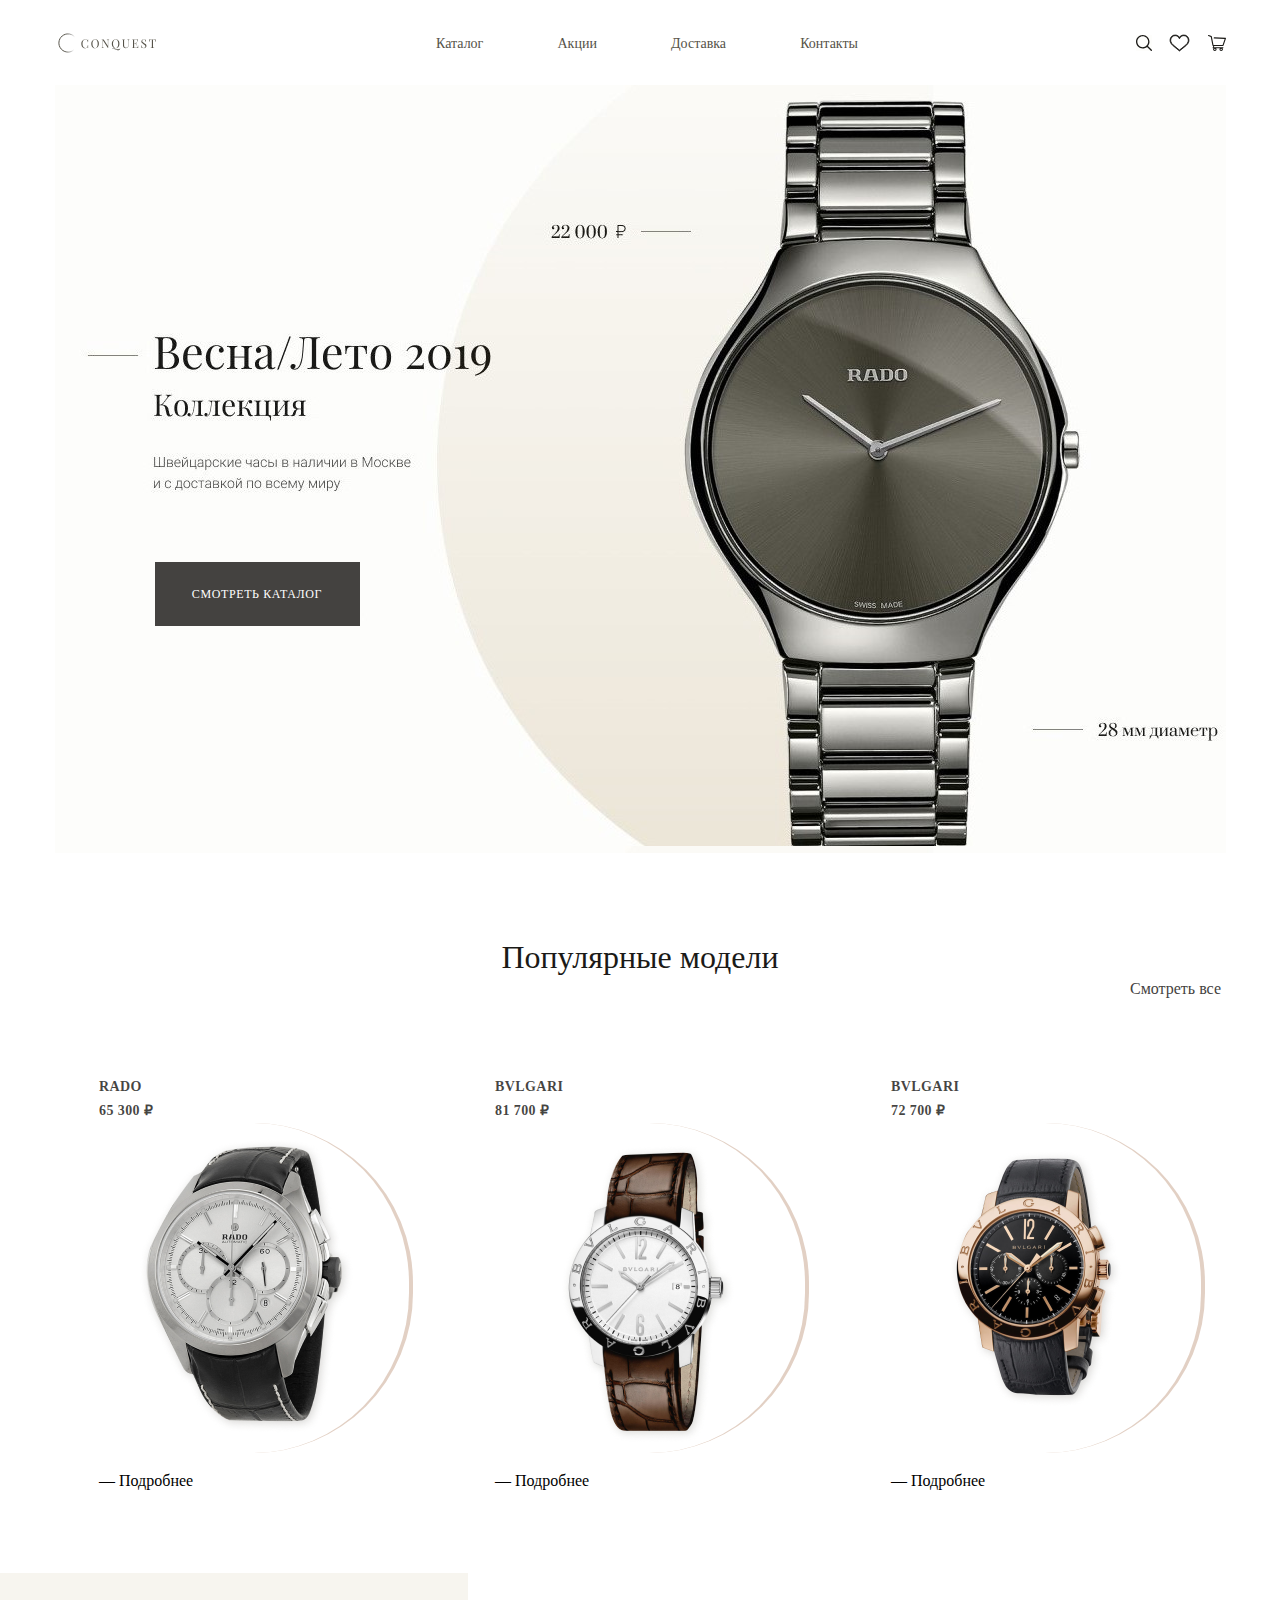
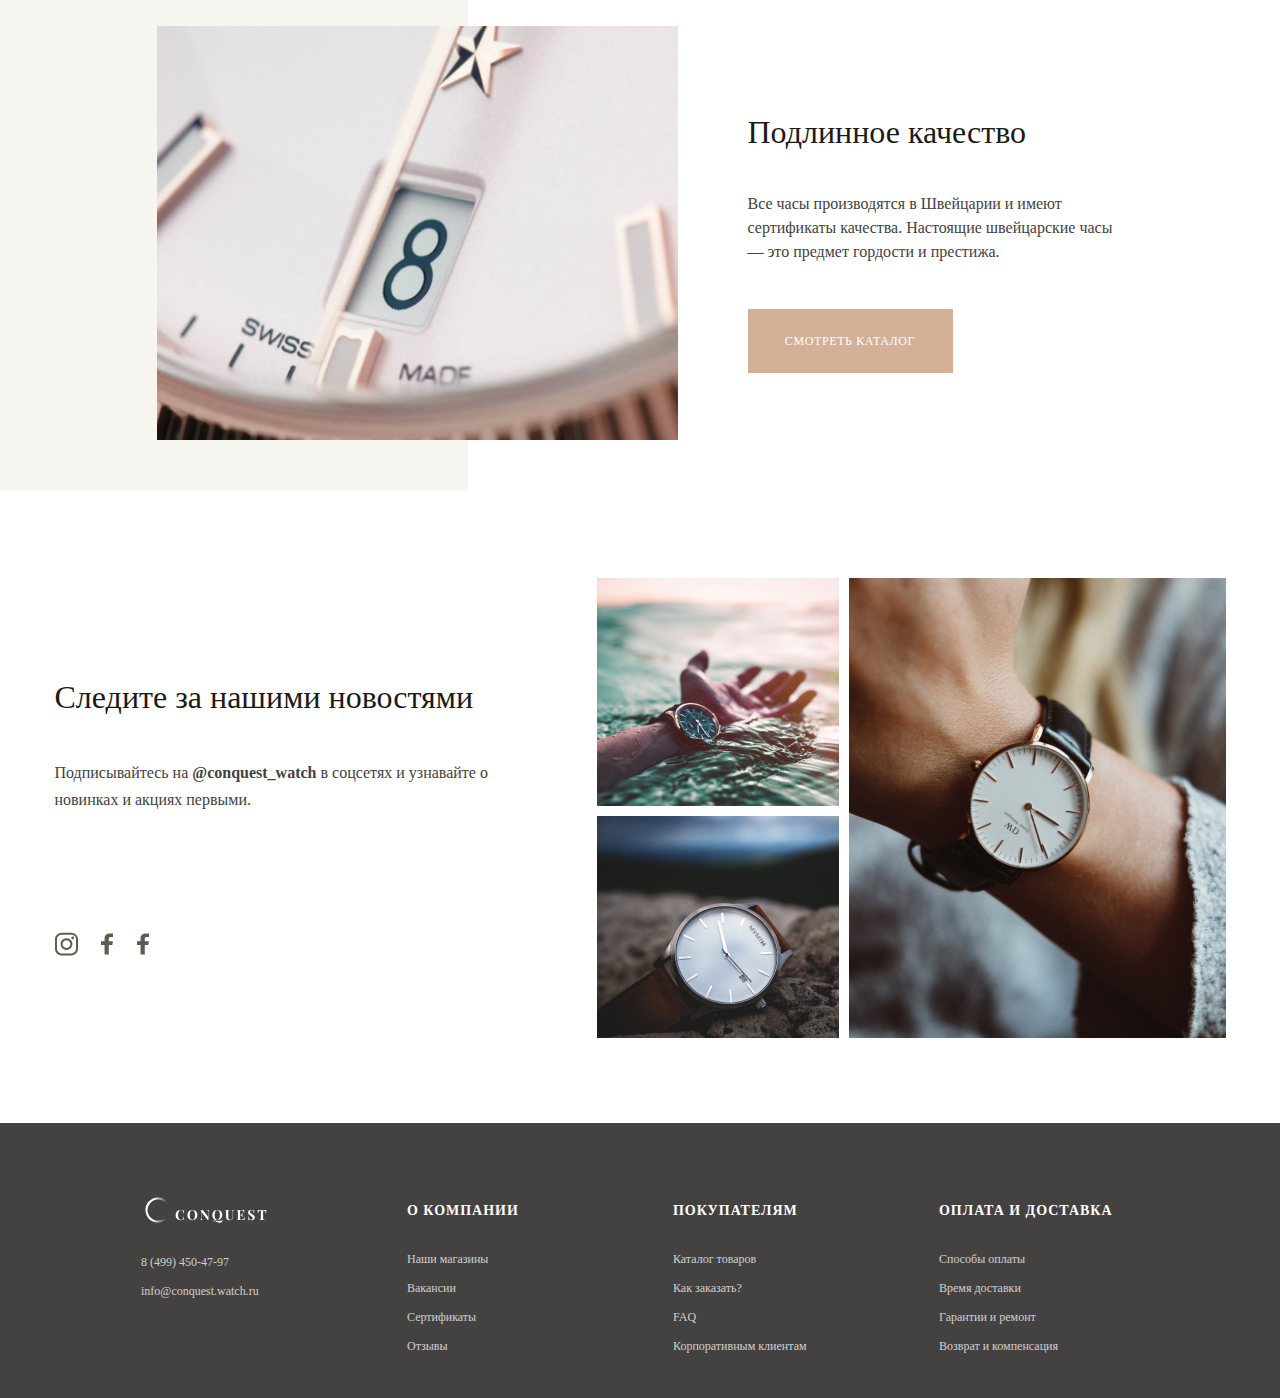
<file: Сайт1 - Часы/index.html>
<!DOCTYPE html>
<html>
<head>
  <meta charset="utf-8">
     <meta name="viewport" content="width=device-width, initial-scale=1.0">
  <title>Beauty</title>
   <link rel="stylesheet" href="style.css">
</head>
<body>
    <div class="main">
        <div class="menu_part">
                <img src="img/logo.svg" alt="logo">
                <ul class="menu_ul">
                    <li class="menu_li">Каталог</li>
                    <li class="menu_li">Акции</li>
                    <li class="menu_li">Доставка</li>
                    <li class="menu_li">Контакты</li>
                </ul>
                <div class="links">
                    <img src="img/link1.svg" alt="link1">
                    <img src="img/link2.svg" alt="link2">
                    <img src="img/link3.svg" alt="link3">
                </div>
        </div>
        <div class="big_part">
            <button class="big_button">СМОТРЕТЬ КАТАЛОГ</button>
        </div>
        <div class="models_part">
            <div class="models_inner">
                <div class="models_title">Популярные модели</div>
                <div class="models_all">Смотреть все</div>
                <div class="models_items">
                    <div class="model_item">
                        <div class="item_price">RADO 65 300 ₽</div>
                        <div class="item_pic1"></div>
                        <div class="item_more">Подробнее</div>
                    </div>
                    <div class="model_item">
                        <div class="item_price">BVLGARI 81 700 ₽</div>
                        <div class="item_pic2"></div>
                        <div class="item_more">Подробнее</div>
                    </div>
                    <div class="model_item">
                        <div class="item_price">BVLGARI 72 700 ₽</div>
                        <div class="item_pic3"></div>
                        <div class="item_more">Подробнее</div>
                    </div>
                </div>
            </div>
        </div>
        <div class="quality_part">
            <div class="quality_inner">
                <img src="img/photo_banner.jpg" alt="photo_banner">
                <div class="banner_text">
                    <div class="banner1">Подлинное качество</div>
                    <div class="banner2">Все часы производятся в Швейцарии и имеют сертификаты качества. Настоящие швейцарские часы — это предмет гордости и престижа.</div>
                    <button class="banner_button">СМОТРЕТЬ КАТАЛОГ</button>
                </div>
            </div>
        </div>
        <div class="news_part">
            <div class="news_text">
                <div class="news1">Следите за нашими новостями</div>
                <div class="news2">Подписывайтесь на <b>@conquest_watch</b> в соцсетях и узнавайте о новинках и акциях первыми.</div>
                <div class="news_group">
                    <img src="img/instagram_icon.svg" alt="icon1">
                    <img src="img/facebook_icon.svg" alt="icon2">
                    <img src="img/facebook_icon.svg" alt="icon3">
                </div>
            </div>
            <div class="news_pic">
                <img class="news_pic1" src="img/photo_1.jpg" alt="photo_1">
                <img src="img/photo_2.jpg" alt="photo_2">
                <img class="news_pic3" src="img/photo_3.jpg" alt="photo_3">
            </div>
        </div>
        <div class="footer">
            <div class="footer_inner">
                <div class="footer_inner1">
                    <img class="inner1" src="img/logo2.svg" alt="logo">
                    <div class="inner2">8 (499) 450-47-97</div>
                    <div class="inner3">info@conquest.watch.ru</div>
                </div>
                <div class="footer_inner1">
                    <div class="inner_footer_title">О компании</div>
                    <ul class="inner_footer_ul">
                        <li class="inner_footer_li">Наши магазины</li>
                        <li class="inner_footer_li">Вакансии</li>
                        <li class="inner_footer_li">Сертификаты</li>
                        <li class="inner_footer_li">Отзывы</li>
                    </ul>
                </div>
                <div class="footer_inner1">
                    <div class="inner_footer_title">Покупателям</div>
                    <ul class="inner_footer_ul">
                        <li class="inner_footer_li">Каталог товаров</li>
                        <li class="inner_footer_li">Как заказать?</li>
                        <li class="inner_footer_li">FAQ</li>
                        <li class="inner_footer_li">Корпоративным клиентам</li>
                    </ul>
                </div>
                <div class="footer_inner1">
                    <div class="inner_footer_title">Оплата и доставка</div>
                    <ul class="inner_footer_ul">
                        <li class="inner_footer_li">Способы оплаты</li>
                        <li class="inner_footer_li">Время доставки</li>
                        <li class="inner_footer_li">Гарантии и ремонт</li>
                        <li class="inner_footer_li">Возврат и компенсация</li>
                    </ul>
                </div>
            </div>
        </div>
    </div>
</body>
</html>
</file>
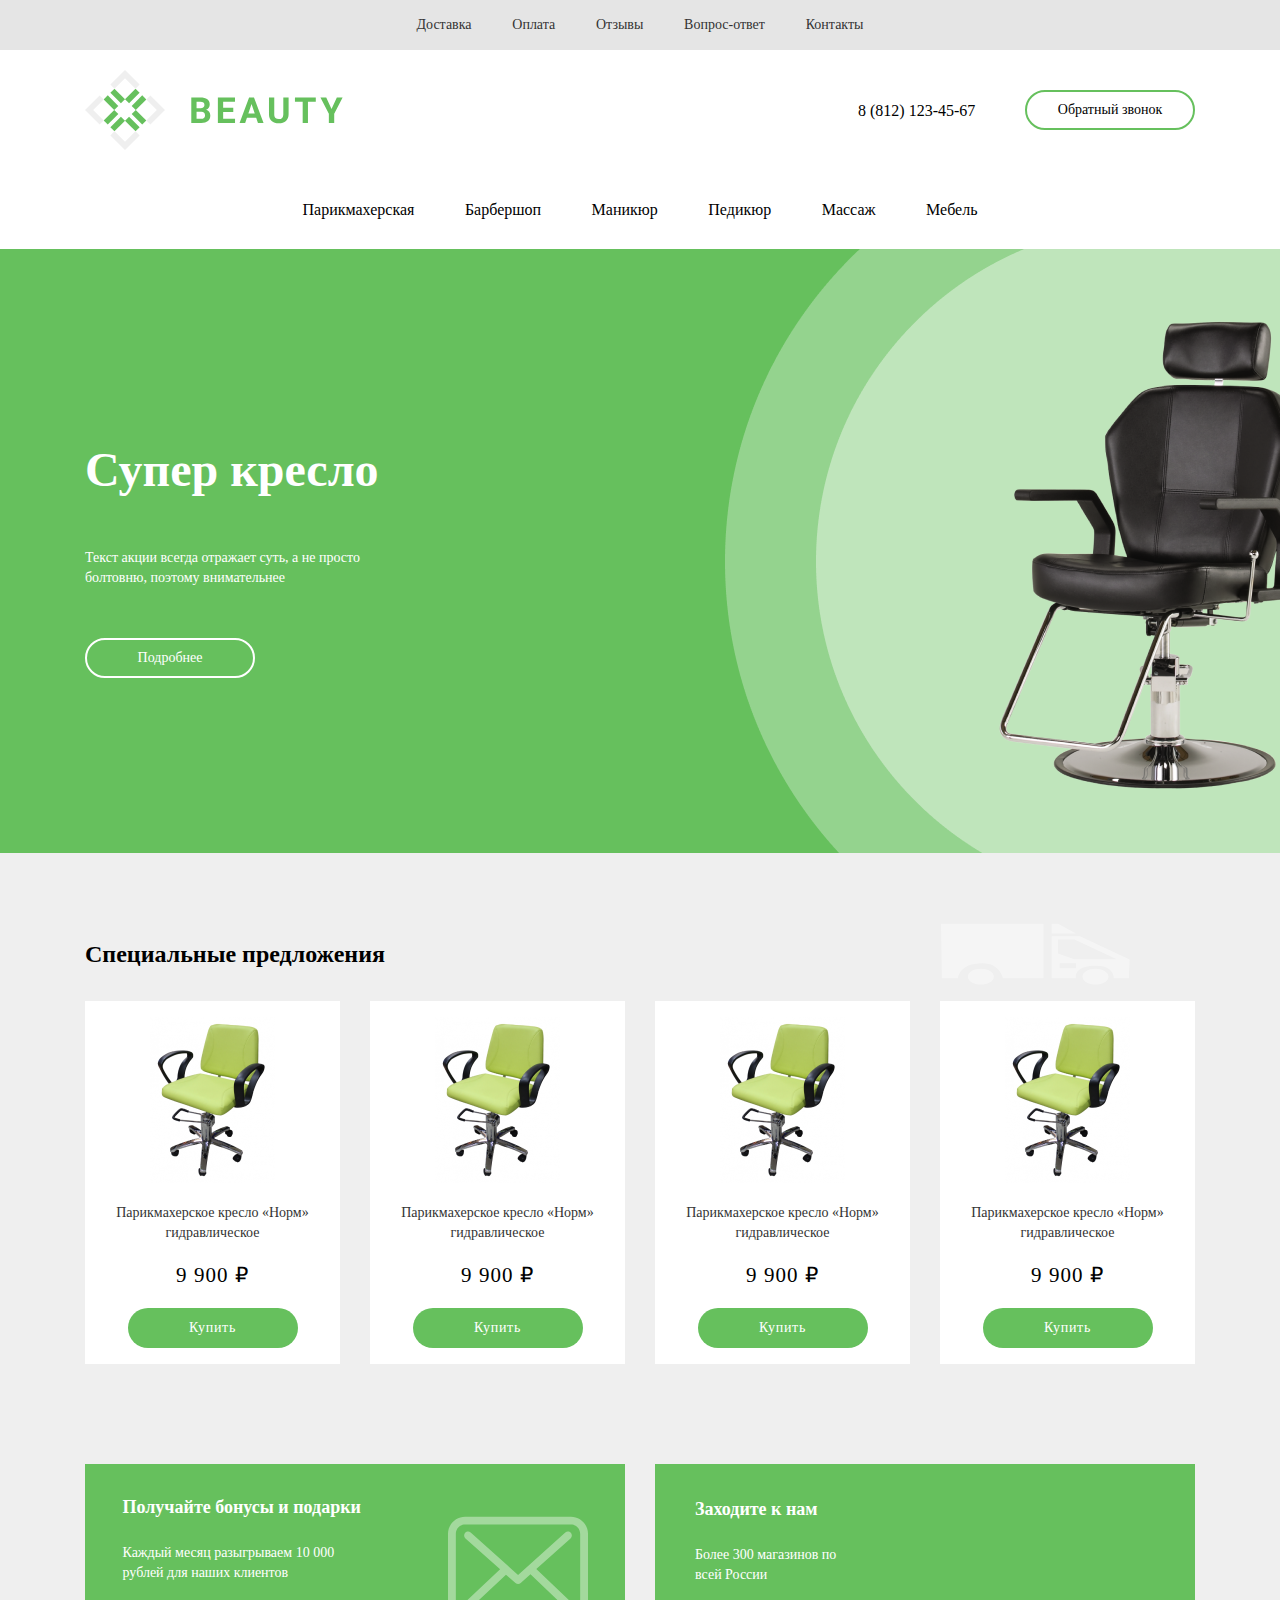
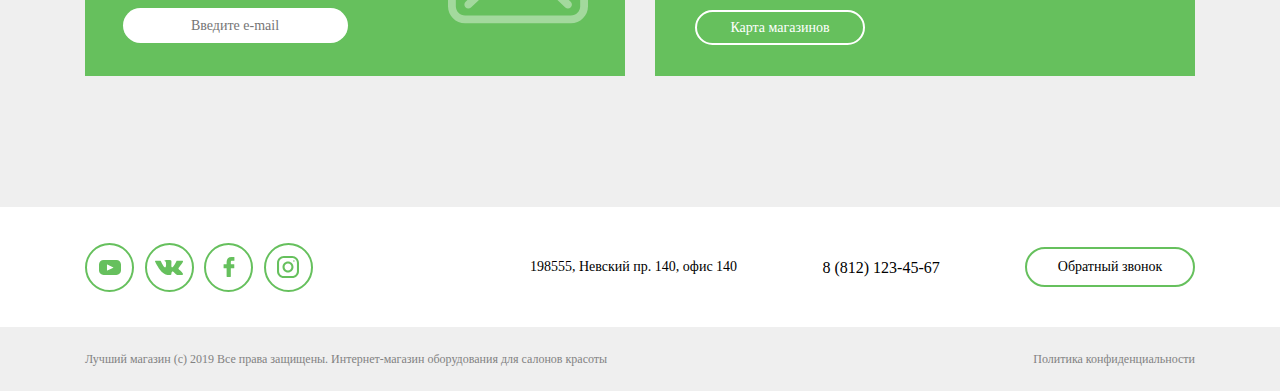
<file: Сайт2 - Стул/index.html>
<!DOCTYPE html>
<html>
<head>
  <meta charset="utf-8">
     <meta name="viewport" content="width=device-width, initial-scale=1.0">
  <title>Beauty</title>
   <link rel="stylesheet" href="style.css">
</head>
<body>
    <div class="main">
        <div class="menu_above">
            <div class="menu_list">
                <ul class="menu_ul">
                    <li class="menu_li">Доставка</li>
                    <li class="menu_li">Оплата</li>
                    <li class="menu_li">Отзывы</li>
                    <li class="menu_li">Вопрос-ответ</li>
                    <li class="menu_li">Контакты</li>
                </ul>
            </div>
        </div>
        <div class="main_info">
           <div class="first">
                <img src="img/logo.svg" alt="logo">
                <img src="img/BEAUTY.svg" alt="name">
            </div>
           <div class="second">
                <div class="number">8 (812) 123-45-67</div>
                <div class="button">Обратный звонок</div>
           </div>
        </div>
        <div class="main_menu">
            <div class="main_list">
                <ul class="main_ul">
                    <li class="main_li">Парикмахерская</li>
                    <li class="main_li">Барбершоп</li>
                    <li class="main_li">Маникюр</li>
                    <li class="main_li">Педикюр</li>
                    <li class="main_li">Массаж</li>
                    <li class="main_li">Мебель</li>
                </ul>
            </div>
        </div>
        <div class="main_div">
           <div class="block">
                <div class="text_block">
                     <div class="one">Супер кресло</div>
                     <div class="two">Текст акции всегда отражает суть, а не просто болтовню, поэтому внимательнее</div>
                     <div class="button2">Подробнее</div>
                </div>
           </div>
        </div>
        <div class="main_things">
            <div class="container">
                <div class="about_things">
                    <div class="special">Специальные предложения</div>
                    <img src="img/car.svg" alt="picture_of_car">
                </div>
                <div class="things">
                    <div class="thing">
                        <div class="inner_thing">
                            <img src="img/thing.png" alt="picture_of_thing">
                            <div class="name">Парикмахерское кресло «Норм» гидравлическое</div>
                            <div class="price">9 900 ₽</div>
                            <div class="button3">Купить</div>
                        </div>
                    </div>
                    <div class="thing">
                        <div class="inner_thing">
                            <img src="img/thing.png" alt="picture_of_thing">
                            <div class="name">Парикмахерское кресло «Норм» гидравлическое</div>
                            <div class="price">9 900 ₽</div>
                            <div class="button3">Купить</div>
                        </div>
                    </div>
                    <div class="thing">
                        <div class="inner_thing">
                            <img src="img/thing.png" alt="picture_of_thing">
                            <div class="name">Парикмахерское кресло «Норм» гидравлическое</div>
                            <div class="price">9 900 ₽</div>
                            <div class="button3">Купить</div>
                        </div>
                    </div>
                    <div class="thing">
                        <div class="inner_thing">
                            <img src="img/thing.png" alt="picture_of_thing">
                            <div class="name">Парикмахерское кресло «Норм» гидравлическое</div>
                            <div class="price">9 900 ₽</div>
                            <div class="button3">Купить</div>
                        </div>
                    </div>
                </div>
                <div class="blocks">
                    <div class="letter">
                        <div class="inner_letter">
                            <div class="letter_text">
                                <div class="letter_title">Получайте бонусы и подарки</div>
                                <div class="letter_desc">Каждый месяц разыгрываем 10 000 рублей для наших клиентов</div>
                                <input class="letter_input" placeholder="Введите e-mail">
                            </div>
                            <img src="img/letter.svg" alt="picture_of_letter">
                        </div>
                    </div>
                    <div class="map">
                        <div class="inner_map">
                            <div class="letter_title">Заходите к нам</div>
                            <div class="letter_desc">Более 300 магазинов по всей России</div>
                            <div class="button4">Карта магазинов</div>
                        </div>
                    </div>
                </div>
            </div>
        </div>
        <div class="main_footer1">
           <div class="footer1_inner">
                <div class="social_group">
                    <div class="social">
                        <img src="img/youtube.svg" alt="youtube_logo">
                    </div>
                    <div class="social">
                        <img src="img/vk.svg" alt="vk_logo">
                    </div>
                    <div class="social">
                        <img src="img/facebook.svg" alt="facebook_logo">
                    </div>
                    <div class="social">
                        <img src="img/instagram.svg" alt="instagram_logo">
                    </div>
                </div>
                <div class="other">
                    <div class="other1">198555, Невский пр. 140, офис 140</div>
                    <div class="other2">8 (812) 123-45-67</div>
                    <div class="button">Обратный звонок</div>
                </div>
           </div>
        </div>
        <div class="main_footer2">
           <div class="footer2_inner">
                <div class="first_text">Лучший магазин (с) 2019 Все права защищены. Интернет-магазин оборудования для салонов красоты</div>
                <div class="second_text">Политика конфиденциальности</div>
           </div>
        </div>
    </div>
</body>
</html>
</file>
<file: Сайт1 - Часы/style.css>
*{
    padding: 0;
    margin: 0;
}
.main{
    display: grid;
    grid-template-columns: 1fr 1171px 1fr;
    grid-template-rows: 85px 768px 720px 519px 631px 275px;
}
.menu_part{
    grid-column-start: 2;
    grid-column-end: 3;
    grid-row-start: 1;
    grid-row-end: 2;
    display: flex;
    justify-content: center;
    align-items: center;
}
.big_part{
    grid-column-start: 2;
    grid-column-end: 3;
    grid-row-start: 2;
    grid-row-end: 3;
    display: flex;
    justify-content: space-between;
    align-items: center;
    background-image: url(img/main.jpg);
}
.models_part{
    grid-column-start: 2;
    grid-column-end: 3;
    grid-row-start: 3;
    grid-row-end: 4;
    display: flex;
    justify-content: center;
    align-items: center;
}
.quality_part{
    grid-column-start: 1;
    grid-column-end: 4;
    grid-row-start: 4;
    grid-row-end: 5;
}
.news_part{
    grid-column-start: 2;
    grid-column-end: 3;
    grid-row-start: 5;
    grid-row-end: 6;
}
.footer{
    grid-column-start: 1;
    grid-column-end: 4;
    grid-row-start: 6;
    grid-row-end: 7;
    background: #444240;
    display: flex;
    align-items: center;
    justify-content: center;
}
.menu_part{
    display: flex;
    align-items: center;
    justify-content: space-between;
}
.menu_ul{
    display: flex;
    justify-content: space-between;
    list-style: none;
    width: 422px;
    height: 13px;
}
.menu_li{
    font-family: 'Roboto';
    font-style: normal;
    font-weight: 400;
    font-size: 14px;
    line-height: 16px;
    color: #555248;
}
.links{
    width: 90px;
    height: 21px;
    display: flex;
    align-items: center;
    justify-content: space-between;
}

.models_inner{
    width: 1162px;
    height: 555px;
}
.models_items{
    width: 1162px;
    height: 467px;
    display: flex;
    align-items: center;
    justify-content: space-between;
}
.model_item{
    width: 370px;
    height: 467px;
}
.models_title{
    font-family: 'Playfair Display';
    font-style: normal;
    font-weight: 400;
    font-size: 32px;
    line-height: 43px;
    color: #1B1A17;
    display: flex;
    justify-content: space-around;
}
.models_all{
    font-family: 'Roboto';
    font-style: normal;
    font-weight: 500;
    font-size: 16px;
    line-height: 19px;
    color: #444240; 
    float: right; 
    margin-bottom: 37px;
}
.big_button{
    width: 205px;
    height: 64px;
    background: #444240;
    margin: 250px 0 0 100px;
    font-family: 'Roboto';
    font-style: normal;
    font-weight: 500;
    font-size: 12px;
    line-height: 14px;
    letter-spacing: 0.05em;
    text-transform: uppercase;
    color: #FFFFFF;
    cursor: pointer;
    border-style: none;
}
.item_price{
    font-family: 'Playfair Display';
    font-style: normal;
    font-weight: 700;
    font-size: 14px;
    line-height: 24px;
    letter-spacing: 0.03em;
    color: rgba(27, 26, 23, 0.82);
    width: 60px;
    margin: 40px 0 0 40px;
}
.item_pic1{
    width: 330px;
    height: 330px;
    background-image: url(img/watch_1.png);
    margin: auto;
    border-radius: 160px;
    border-left: 4px solid #FFFFFF;;
    border-right: 4px solid rgba(226, 208, 196, 1);
    background-position: 0 0, 0 100%;
    background-repeat: no-repeat;
}
.item_pic2{
    width: 330px;
    height: 330px;
    background-image: url(img/watch_3.png);
    margin: auto;
    border-radius: 160px;
    border-left: 4px solid #FFFFFF;;
    border-right: 4px solid rgba(226, 208, 196, 1);
    background-position: 0 0, 0 100%;
    background-repeat: no-repeat;
}
.item_pic3{
    width: 330px;
    height: 330px;
    background-image: url(img/watch_4.png);
    margin: auto;
    border-radius: 160px;
    border-left: 4px solid #FFFFFF;;
    border-right: 4px solid rgba(226, 208, 196, 1);
    background-position: 0 0, 0 100%;
    background-repeat: no-repeat;
}
.item_more{
    margin: 19px 0 0 40px;
}
.item_more::before{
 content: "―  ";
}
.quality_part{
    background-image: url(img/banner.jpg);
    background-repeat: no-repeat;
    display: flex;
    align-items: center;
    justify-content: center;
}
.quality_inner{
    height: 414px;
    width: 967px;
    display: flex;
    align-items: center;
    justify-content: space-between;
}    
.banner_text{
    height: 243px;
    width: 376px;
}
.banner1{
    font-family: 'Playfair Display';
    font-style: normal;
    font-weight: 400;
    font-size: 32px;
    line-height: 43px;
    color: #1B1A17;
}
.banner2{
    font-family: 'Roboto';
    font-style: normal;
    font-weight: 400;
    font-size: 16px;
    line-height: 150%;
    color: #444240;
    margin: 38px 0 45px;
}
.banner_button{
    width: 205px;
    height: 64px;
    font-family: 'Roboto';
    font-style: normal;
    font-weight: 500;
    font-size: 12px;
    line-height: 14px;
    letter-spacing: 0.05em;
    color: #FFFFFF;
    background: #D4B098;
    cursor: pointer;
    border-style: none;
}
.news_part{
    display: flex;
    align-items: center;
    justify-content: space-between;
}
.news_text{
    height: 263px;
    width: 471px;
}
.news_pic{
    height: 460px;
    width: 629px;
}
.news_pic1{
    margin-bottom: 10px;
}
.news_pic3{
    margin-left: 10px;
}
.news1{
    font-family: 'Playfair Display';
    font-style: normal;
    font-weight: 400;
    font-size: 32px;
    line-height: 43px;
    color: #1B1A17;
}
.news2{
    font-family: 'Roboto';
    font-style: normal;
    font-weight: 400;
    font-size: 16px;
    line-height: 27px;
    color: #444240;
    margin: 40px 0 119px;
}
.news_group{
    display: flex;
    align-items: center;
    justify-content: space-between;
    width: 94px;
}
.news_pic{
    display: flex;
    flex-direction: column;
    flex-wrap: wrap;
}
.footer_inner{
    width: 998px;
    display: flex;
    align-items: center;
    justify-content: space-between;
}
.footer_inner1{
    width: 200px;
    height: 135px;
}
.inner1{
    margin: 0;
}
.inner2, .inner3{
    font-family: 'Roboto';
    font-style: normal;
    font-weight: 400;
    font-size: 12px;
    line-height: 14px;
    color: rgba(255, 255, 255, 0.75);
}
.inner2{
    margin: 23px 0 15px;
}
.inner_footer_title{
    font-family: 'Roboto';
    font-style: normal;
    font-weight: 700;
    font-size: 14px;
    line-height: 16px;
    letter-spacing: 0.07em;
    text-transform: uppercase;
    color: #FFFFFF;
    margin-bottom: 33px;
    margin-top: 10px;
}
.inner_footer_ul{
    height: 65px;
}
.inner_footer_li{
    list-style: none;
    margin-top: 15px;
    font-family: 'Roboto';
    font-style: normal;
    font-weight: 400;
    font-size: 12px;
    line-height: 14px;
    color: rgba(255, 255, 255, 0.75);
}
</file>
<file: Сайт2 - Стул/style.css>
*{
    padding: 0;
    margin: 0;
}
.main{
    display: grid;
    grid-template-columns: 1fr 1110px 1fr;
    grid-template-rows: 50px 120px 79px 604px 954px 120px 64px;
}
.menu_above{
    grid-column-start: 1;
    grid-column-end: 4;
    grid-row-start: 1;
    grid-row-end: 2;
    background: #E5E5E5;
    display: flex;
    justify-content: center;
    align-items: center;
}
.main_info{
    grid-column-start: 2;
    grid-column-end: 3;
    grid-row-start: 2;
    grid-row-end: 3;
    display: flex;
    justify-content: space-between;
    align-items: center;
}
.main_menu{
    grid-column-start: 2;
    grid-column-end: 3;
    grid-row-start: 3;
    grid-row-end: 4;
    display: flex;
    justify-content: center;
    align-items: center;
}
.main_div{
    grid-column-start: 1;
    grid-column-end: 4;
    grid-row-start: 4;
    grid-row-end: 5;
    background-image: url("img/main_back.png");
    display: flex;
    justify-content: center;
    align-items: center;
}
.main_things{
    grid-column-start: 1;
    grid-column-end: 4;
    grid-row-start: 5;
    grid-row-end: 6;
    background: #EFEFEF;
    display: flex;
    justify-content: center;
    align-items: center;
}
.main_footer1{
    grid-column-start: 1;
    grid-column-end: 4;
    grid-row-start: 6;
    grid-row-end: 7;
    background-color: #FFFFFF;
    display: flex;
    justify-content: center;
    align-items: center;
}
.main_footer2{
    grid-column-start: 1;
    grid-column-end: 4;
    grid-row-start: 7;
    grid-row-end: 8;
    background: #EFEFEF;
    display: flex;
    justify-content: center;
    align-items: center;
}
.menu_list{
    width: 447px;
    height: 17px;
}
.menu_ul{
    display: flex;
    justify-content: space-between;
    list-style: none;
}
.menu_li{
    font-family: 'Roboto';
    font-style: normal;
    font-weight: 400;
    font-size: 14px;
    line-height: 16px;
    color: #333333;
}
.main_list{
    width: 675px;
    height: 19px;
}
.main_ul{
    display: flex;
    justify-content: space-between;
    list-style: none;
}
.main_li{
    font-family: 'Roboto';
    font-style: normal;
    font-weight: 400;
    font-size: 16px;
    line-height: 19px;
    color: #000000;
}
.first{
    width: 258px;
    height: 80px;
    display: flex;
    justify-content: space-between;
    align-items: center;
}
.second{
    width: 337px;
    height: 40px;
    display: flex;
    justify-content: space-between;
    align-items: center;
}
.number{
    font-family: 'Roboto';
    font-style: normal;
    font-weight: 400;
    font-size: 16px;
    line-height: 19px;
}
.button{
    box-sizing: border-box;
    width: 170px;
    height: 40px;
    background: #FFFFFF;
    border: 2px solid #66C05D;
    border-radius: 40px;
    align-items: center;
    display: flex;
    justify-content: center;
    font-family: 'Roboto';
    font-style: normal;
    font-weight: 400;
    font-size: 14px;
    line-height: 16px;
    color: #000000;
}
.block{
    width: 1110px;
    height: 219px;
}
.text_block{
    width: 308px;
    height: 219px;
}
.one{
    font-family: 'Roboto';
    font-style: normal;
    font-weight: 700;
    font-size: 48px;
    line-height: 56px;
    color: #FFFFFF;
}
.two{
    font-family: 'Roboto';
    font-style: normal;
    font-weight: 400;
    font-size: 14px;
    line-height: 20px;
    color: #FFFFFF;
    margin: 50px 0;
}
.button2{
    box-sizing: border-box;
    width: 170px;
    height: 40px;
    background: #66C05D;
    border: 2px solid #FFFFFF;
    border-radius: 40px;
    align-items: center;
    display: flex;
    justify-content: center;
    font-family: 'Roboto';
    font-style: normal;
    font-weight: 400;
    font-size: 14px;
    line-height: 16px;
    color: #FFFFFF;
}
.container{
    width: 1110px;
    height: 954px;
}
.about_things{
    height: 61px;
    display: flex;
    align-items: center;
    margin: 70px 0 17px 0;
}
.special{
    font-family: 'Roboto';
    font-style: normal;
    font-weight: 700;
    font-size: 24px;
    line-height: 28px;
    color: #000000;
    margin-right: 556px;
}
.things{
    display: flex;
    justify-content: space-between;
}
.thing{
    width: 255px;
    height: 363px;
    background-color: #FFFFFF;
    align-items: center;
    display: flex;
    justify-content: center;
}
.inner_thing{
    margin: 25px 30px;
}
.inner_thing img{
    margin: auto;
    display: block;
}
.name{
    font-family: 'Roboto';
    font-style: normal;
    font-weight: 400;
    font-size: 14px;
    line-height: 20px;
    text-align: center;
    color: #333333;
    margin: 20px 0;
    width: 195px;
}
.price{
    font-family: 'Roboto';
    font-style: normal;
    font-weight: 500;
    font-size: 21px;
    line-height: 25px;
    text-align: center;
    letter-spacing: 0.05em;
    color: #000000;
    margin-bottom: 20px;
}
.button3{
    box-sizing: border-box;
    width: 170px;
    height: 40px;
    background: #66C05D;
    border-radius: 40px;
    align-items: center;
    display: flex;
    justify-content: center;
    font-family: 'Roboto';
    font-style: normal;
    font-weight: 400;
    font-size: 14px;
    line-height: 16px;
    text-align: center;
    letter-spacing: 0.05em;
    color: #FFFFFF;
    margin: auto;
}
.blocks{
    width: 1110px;
    height: 212px;
    display: flex;
    justify-content: space-between;
    margin-top: 100px;
}
.letter{
    width: 540px;
    height: 212px;
    background-color: #66C05D;
    display: flex;
    align-items: center;
    justify-content: center;
}
.letter_text{
    width: 250px;
}
.inner_letter{
    display: flex;
    justify-content: space-between;
    width: 465px;
}
.letter_title{
    font-family: 'Roboto';
    font-style: normal;
    font-weight: 700;
    font-size: 18px;
    line-height: 21px;
    color: #FFFFFF;
}
.letter_desc{
    font-family: 'Roboto';
    font-style: normal;
    font-weight: 400;
    font-size: 14px;
    line-height: 20px; 
    color: #FFFFFF;
    margin: 25px 0;
}
.letter_input{
    background: #FFFFFF;
    border-radius: 30px;
    border-style: none;
    font-family: 'Roboto';
    font-style: normal;
    font-weight: 400;
    font-size: 14px;
    line-height: 16px;
    text-align: center;
    color: #C4C4C4;
    width: 225px;
    height: 35px;
}
.map{
    width: 540px;
    height: 212px;
    background-color: #66C05D;
}
.inner_map{
    float: left;
    width: 170px;
    margin: 35px 0 0 40px;
}
.button4{
    box-sizing: border-box;
    width: 170px;
    height: 35px;
    background: #66C05D;
    border: 2px solid #FFFFFF;
    border-radius: 40px;
    align-items: center;
    display: flex;
    justify-content: center;
    font-family: 'Roboto';
    font-style: normal;
    font-weight: 400;
    font-size: 14px;
    line-height: 16px;
    color: #FFFFFF;
}
.footer2_inner{
    display: flex;
    justify-content: space-between;
    width: 1110px;
}
.first_text, .second_text{
    font-family: 'Roboto';
    font-style: normal;
    font-weight: 400;
    font-size: 12px;
    line-height: 14px;
    color: #828282;
}
.footer1_inner{
    width: 1110px;
    display: flex;
    justify-content: space-between;
    align-items: center;
    height: 45px;
}
.social_group{
    width: 228px;
    display: flex;
    justify-content: space-between;
}
.social{
    width: 45px;
    height: 45px;
    border: 2px solid #66C05D;
    border-radius: 30px;
    align-items: center;
    display: flex;
    justify-content: center;
}
.other{
    width: 665px;
    display: flex;
    justify-content: space-between;
    align-items: center;
}
.other1{
    font-family: 'Roboto';
    font-style: normal;
    font-weight: 400;
    font-size: 14px;
    line-height: 16px;
    color: #000000;
    
}
.other2{
    font-family: 'Roboto';
    font-style: normal;
    font-weight: 400;
    font-size: 16px;
    line-height: 19px;
    color: #000000;
}
</file>
